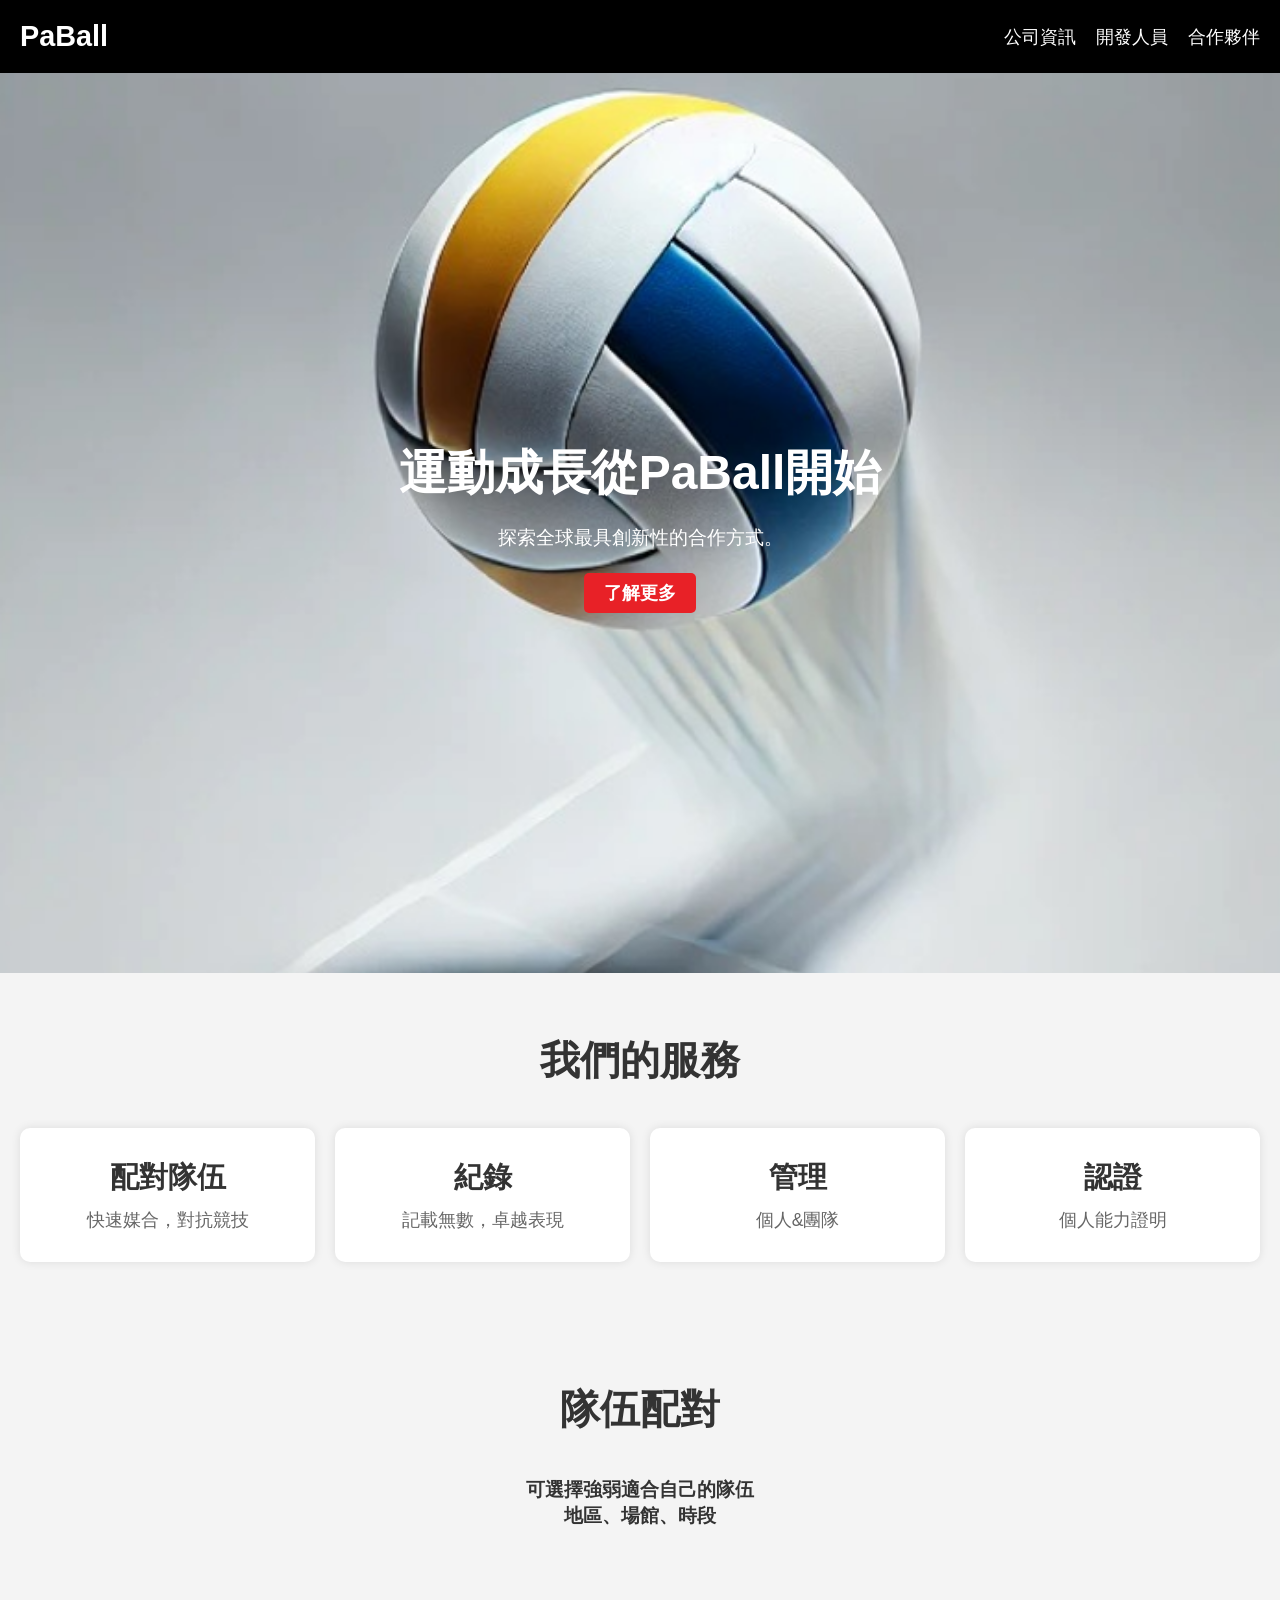
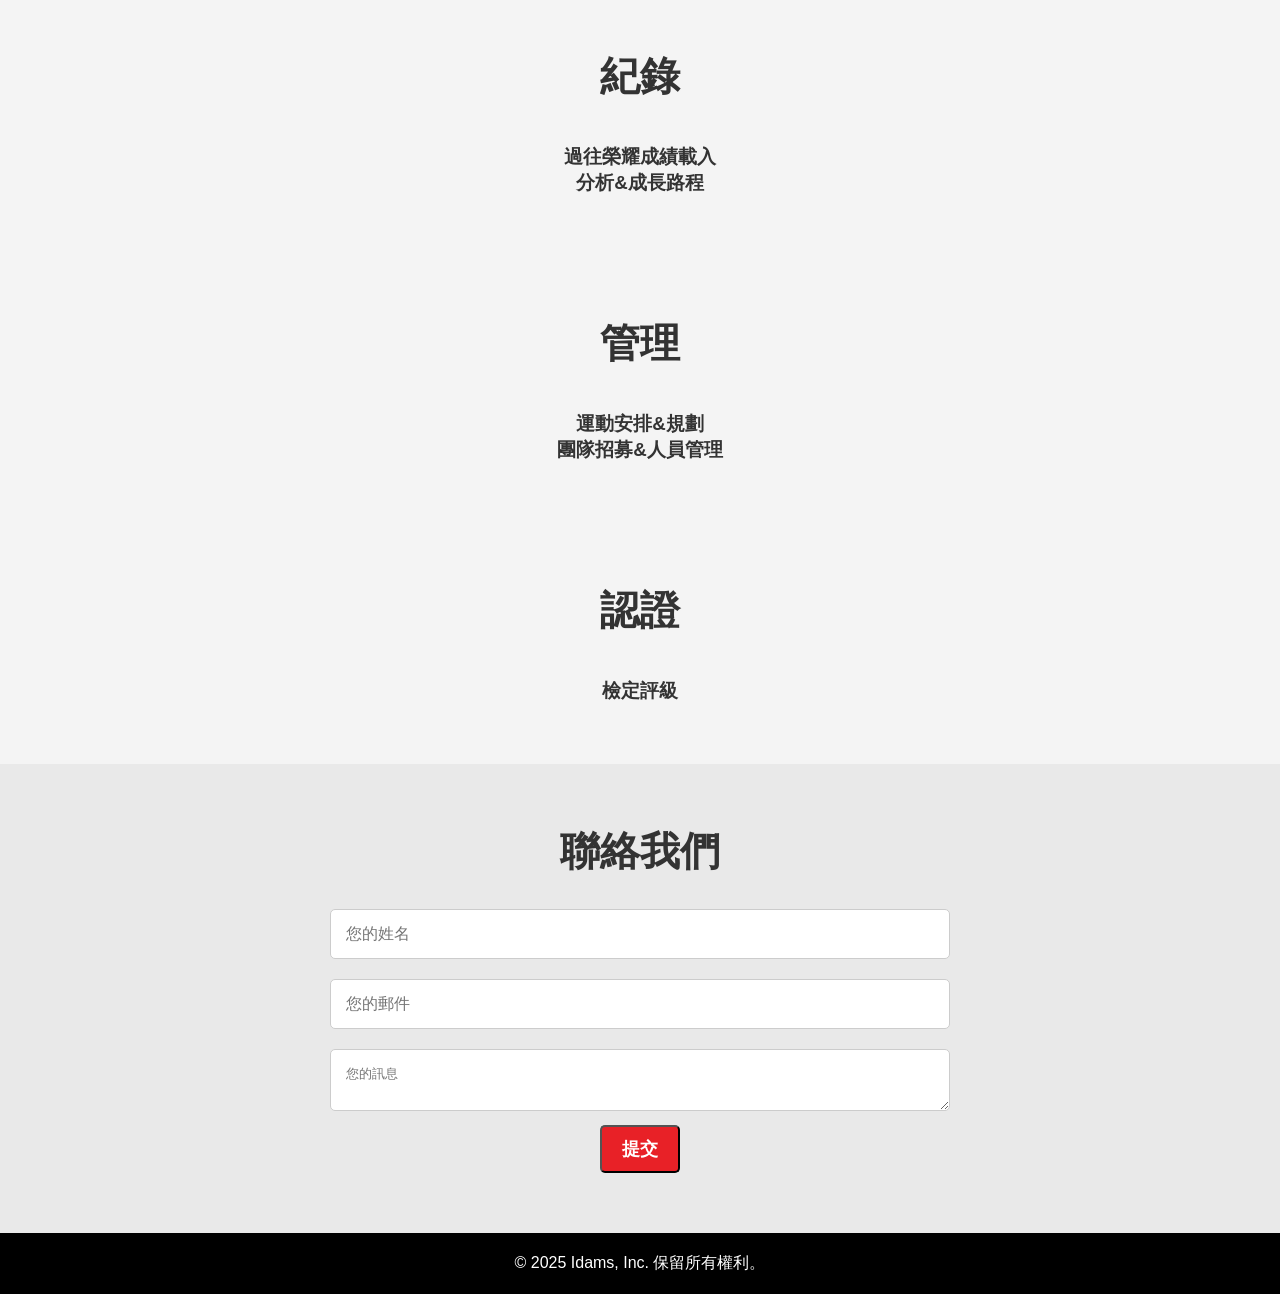
<file: AdamPJ/index.html>
<!DOCTYPE html>
<html lang="zh-TW">
<head>
    <meta charset="UTF-8">
    <meta name="viewport" content="width=device-width, initial-scale=1.0">
    <meta http-equiv="X-UA-Compatible" content="ie=edge">
    <title>PaBall 運動媒合第一品牌</title>
    <link rel="stylesheet" href="styles.css">
</head>
<body>
    <!-- 頁首 -->
    <header>
        <div class="logo">
            <h1>PaBall</h1>
        </div>
        <nav>
            <ul>
                <li><a href="#about">公司資訊</a></li>
                <li><a href="#models">開發人員</a></li>
                <li><a href="#contact">合作夥伴</a></li>
            </ul>
        </nav>
    </header>

    <!-- 首頁大圖 -->
    <section class="hero">
        <div class="hero-content">
            <h2>運動成長從PaBall開始</h2>
            <p>探索全球最具創新性的合作方式。</p>
            <a href="#models" class="cta-button">了解更多</a>
        </div>
    </section>

    <!-- 服務區域 -->
    <section id="models" class="models">
        <h2>我們的服務</h2>
        <div class="model-cards">
            <div class="model-card">
                <h3>配對隊伍</h3>
                <p>快速媒合，對抗競技</p>
            </div>
            <div class="model-card">
                <h3>紀錄</h3>
                <p>記載無數，卓越表現</p>
            </div>
            <div class="model-card">
                <h3>管理</h3>
                <p>個人&團隊</p>
            </div>
            <div class="model-card">
                <h3>認證</h3>
                <p>個人能力證明</p>
            </div>
        </div>
    </section>

    <!-- 解釋配對 -->
    <section id="exmodels" class="exmodels">
        <h2>隊伍配對</h2>
        <h3>可選擇強弱適合自己的隊伍</h3>
        <h3>地區、場館、時段</h3>
    </section>

    <!-- 解釋紀錄 -->
    <section id="exmodels" class="exmodels">
        <h2>紀錄</h2>
        <h3>過往榮耀成績載入</h3>
        <h3>分析&成長路程</h3>
    </section>

    <!-- 解釋管理 -->
    <section id="exmodels" class="exmodels">
        <h2>管理</h2>
        <h3>運動安排&規劃</h3>
        <h3>團隊招募&人員管理</h3>
    </section>

    <!-- 解釋認證 -->
    <section id="exmodels" class="exmodels">
        <h2>認證</h2>
        <h3>檢定評級</h3>
    </section>

    <!-- 聯絡區域 -->
    <section id="contact" class="contact">
        <h2>聯絡我們</h2>
        <form action="#" method="post">
            <input type="text" name="name" placeholder="您的姓名" required>
            <input type="email" name="email" placeholder="您的郵件" required>
            <textarea name="message" placeholder="您的訊息" required></textarea>
            
        </form>
        <button type="submit" class="cta-button">提交</button>
    </section>

    <!-- 頁腳 -->
    <footer>
        <p>&copy; 2025 Idams, Inc. 保留所有權利。</p>
    </footer>
</body>
</html>
</file>
<file: AdamPJ/styles.css>
/* 重置一些預設樣式 */
* {
    margin: 0;
    padding: 0;
    box-sizing: border-box;
}

/* 全局設置 */
body {
    font-family: Arial, sans-serif;
    color: #333;
    background-color: #f4f4f4;
}

/* 頁首設計 */
header {
    display: flex;
    justify-content: space-between;
    align-items: center;
    padding: 20px;
    background-color: #000;
    color: #fff;
}

header .logo h1 {
    font-size: 1.8em;
    font-weight: bold;
}

header nav ul {
    list-style-type: none;
    display: flex;
    gap: 20px;
}

header nav a {
    color: #fff;
    text-decoration: none;
    font-size: 1.1em;
    transition: color 0.3s;
}

header nav a:hover {
    color: #d1d1d1;
}

/* 首頁大圖 */
.hero {
    background-image: url('https://adamdengac.github.io/AdamPJ/AdamPJ/首頁大圖.png'); /* 這是特斯拉的圖片，您可以換成自己的圖片 */
    background-size: cover;
    background-position: center;
    height: 100vh;
    display: flex;
    justify-content: center;
    align-items: center;
    text-align: center;
    color: #fff;
}

.hero h2 {
    font-size: 3em;
    margin-bottom: 20px;
}

.hero p {
    font-size: 1.2em;
    margin-bottom: 30px;
}

.cta-button {
    background-color: #e82127;
    color: #fff;
    padding: 10px 20px;
    text-decoration: none;
    border-radius: 5px;
    font-weight: bold;
    font-size: 1.1em;
    transition: background-color 0.3s;
}

.cta-button:hover {
    background-color: #c71c21;
}

/* 車型區域 */
.models {
    padding: 60px 20px;
    text-align: center;
}

.models h2 {
    font-size: 2.5em;
    margin-bottom: 40px;
}

.model-cards {
    display: flex;
    justify-content: space-around;
    gap: 20px;
}

.model-card {
    background-color: #fff;
    padding: 30px;
    width: 30%;
    border-radius: 10px;
    box-shadow: 0 0 10px rgba(0, 0, 0, 0.1);
    text-align: center;
}

.model-card h3 {
    font-size: 1.8em;
    margin-bottom: 10px;
}

.model-card p {
    font-size: 1.1em;
    color: #666;
}

/* 解釋區域 */
.exmodels {
    padding: 60px 20px;
    text-align: center;
}

.exmodels h2 {
    font-size: 2.5em;
    margin-bottom: 40px;
}

.exmodel-cards {
    display: flex;
    justify-content: space-around;
    gap: 20px;
}

.exmodel-card {
    background-color: #fff;
    padding: 30px;
    width: 30%;
    border-radius: 100px;
    box-shadow: 0 0 10px rgba(0, 0, 0, 0.1);
    text-align: center;
}

.exmodel-card h3 {
    font-size: 1.8em;
    margin-bottom: 10px;
}

.exmodel-card p {
    font-size: 1.1em;
    color: #666;
}

/* 聯絡區域 */
.contact {
    padding: 60px 20px;
    background-color: #e9e9e9;
    text-align: center;
}

.contact h2 {
    font-size: 2.5em;
    margin-bottom: 20px;
}

.contact form input,
.contact form textarea {
    width: 50%;
    padding: 15px;
    margin: 10px 0;
    border-radius: 5px;
    border: 1px solid #ccc;
    font-size: 1em;
}

.contact form button {
    padding: 15px 30px;
    background-color: #e82127;
    color: #fff;
    border: none;
    border-radius: 5px;
    font-size: 1.2em;
    cursor: pointer;
    transition: background-color 0.3s;
}

.contact form button:hover {
    background-color: #c71c21;
}

/* 頁腳 */
footer {
    padding: 20px;
    text-align: center;
    background-color: #000;
    color: #fff;
}
</file>
